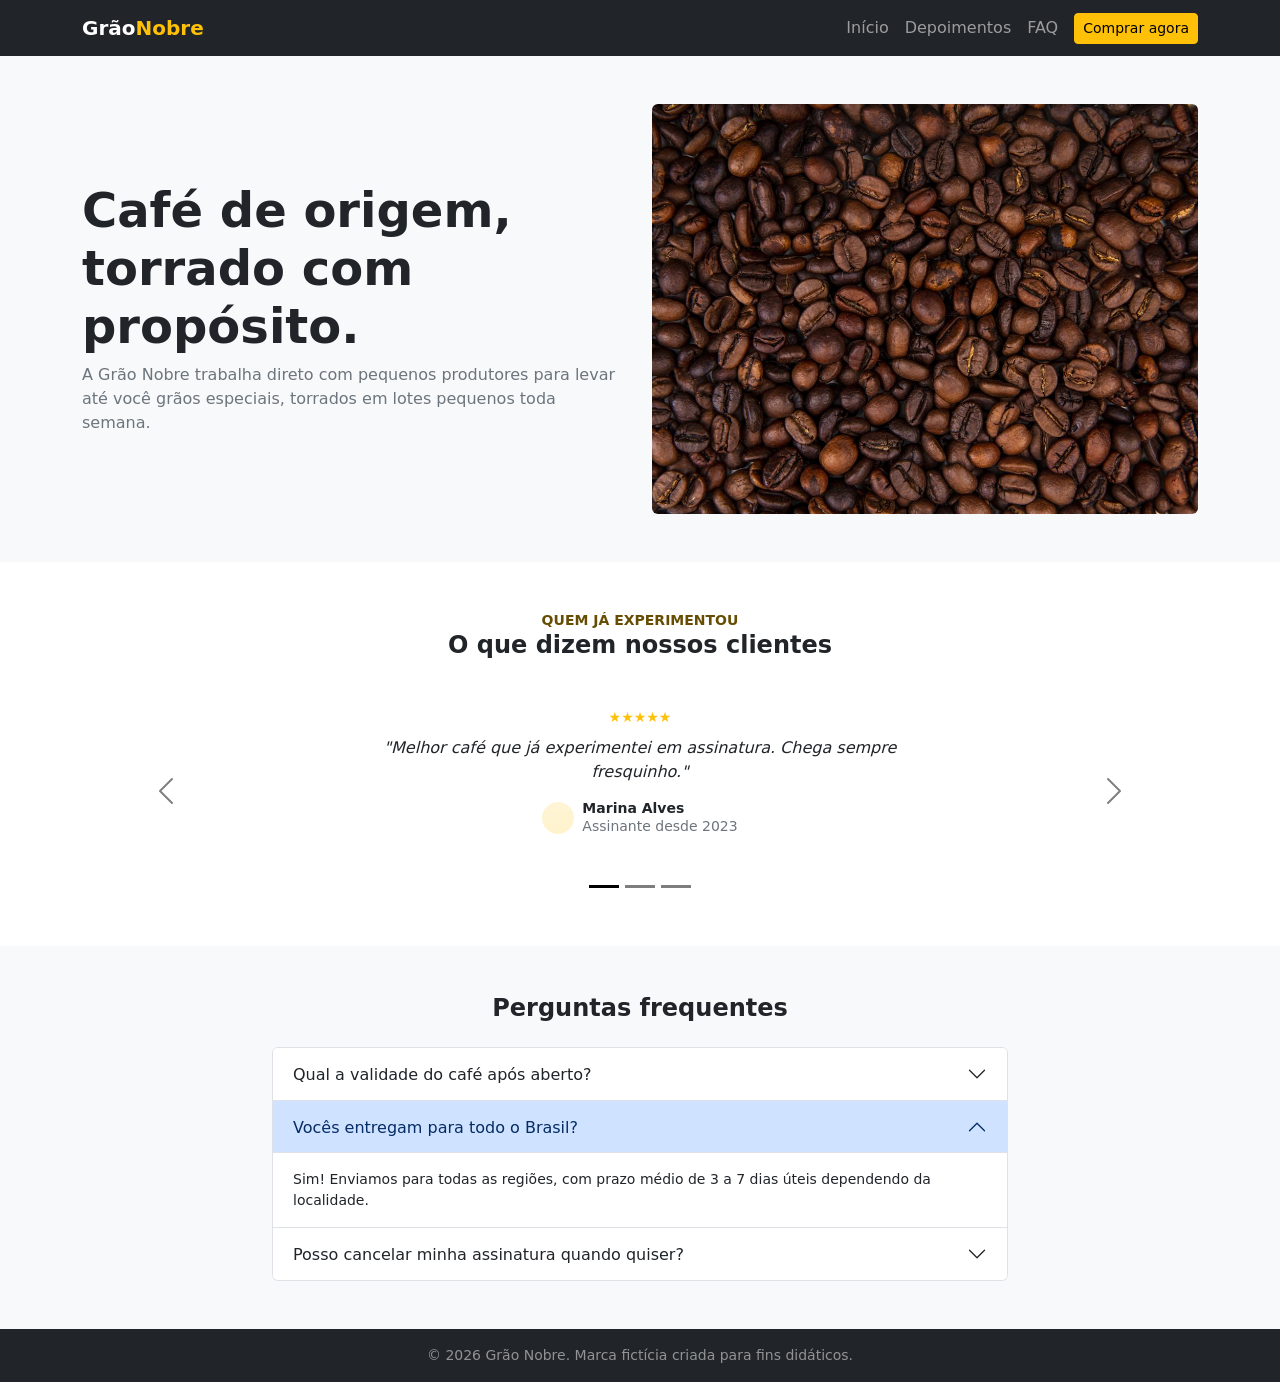
<file: projetos/bootstrap-grao-nobre/index.html>
<!DOCTYPE html>
<html lang="pt-BR">
<head>
    <meta charset="UTF-8">
    <meta name="viewport" content="width=device-width, initial-scale=1.0">
    <title>Grão Nobre</title>

    <link
        href="https://cdn.jsdelivr.net/npm/bootstrap@5.3.3/dist/css/bootstrap.min.css"
        rel="stylesheet"
    >
</head>
<body>

    <nav class="navbar navbar-expand-lg bg-dark navbar-dark">
        <div class="container">
            <a class="navbar-brand fw-bold" href="#inicio">Grão<span class="text-warning">Nobre</span></a>

            <button class="navbar-toggler" type="button" data-bs-toggle="collapse"
                    data-bs-target="#menuPrincipal" aria-controls="menuPrincipal"
                    aria-expanded="false" aria-label="Alternar navegação">
            <span class="navbar-toggler-icon"></span>
            </button>

            <div class="collapse navbar-collapse" id="menuPrincipal">
            <ul class="navbar-nav ms-auto align-items-lg-center">
                <li class="nav-item"><a class="nav-link" href="#inicio">Início</a></li>
                <li class="nav-item"><a class="nav-link" href="#depoimentos">Depoimentos</a></li>
                <li class="nav-item"><a class="nav-link" href="#faq">FAQ</a></li>
                <li class="nav-item ms-lg-2">
                <button class="btn btn-warning btn-sm" data-bs-toggle="modal" data-bs-target="#modalPedido">
                    Comprar agora
                </button>
                </li>
            </ul>
            </div>
        </div>
    </nav>

    <header id="inicio" class="bg-light py-5">
        <div class="container">
            <div class="row align-items-center g-4">
            <div class="col-lg-6">
                <h1 class="display-5 fw-bold">Café de origem,<br>torrado com propósito.</h1>
                <p class="lead fs-6 text-secondary mb-0">
                A Grão Nobre trabalha direto com pequenos produtores para levar até
                você grãos especiais, torrados em lotes pequenos toda semana.
                </p>
            </div>
            <div class="col-lg-6">
                <div class="ratio ratio-4x3">
                    <img src="assets/hero-cafe.jpg" class="rounded object-fit-cover" alt="Grãos de café torrados">
                </div>
            </div>
            </div>
        </div>
    </header>

        <section id="depoimentos" class="bg-white py-5">
          <div class="container">

            <div class="text-center mb-4">
            <div class="small fw-bold text-uppercase text-warning-emphasis">Quem já experimentou</div>
            <h2 class="fw-bold fs-4">O que dizem nossos clientes</h2>
            </div>

            <div id="carrosselDepoimentos" class="carousel carousel-dark slide" data-bs-ride="carousel">
            <div class="carousel-inner">

            <div class="carousel-item active">
            <div class="col-lg-6 mx-auto text-center py-4">
                <div class="text-warning small mb-2" aria-label="5 estrelas">★★★★★</div>
                <p class="fst-italic">"Melhor café que já experimentei em assinatura. Chega sempre fresquinho."</p>
                <div class="d-flex justify-content-center align-items-center gap-2">
                <div class="d-inline-block p-3 rounded-circle bg-warning-subtle bg-gradient"></div>
                <div class="text-start lh-sm">
                    <div class="fw-bold small">Marina Alves</div>
                    <div class="small text-secondary">Assinante desde 2023</div>
                </div>
                </div>
            </div>
            </div>

            <div class="carousel-item">
            <div class="col-lg-6 mx-auto text-center py-4">
                <div class="text-warning small mb-2" aria-label="5 estrelas">★★★★★</div>
                <p class="fst-italic">"O aroma é incrível e o sabor mudou minhas manhãs. Recomendo o kit de degustação."</p>
                <div class="d-flex justify-content-center align-items-center gap-2">
                <div class="d-inline-block p-3 rounded-circle bg-warning-subtle bg-gradient"></div>
                <div class="text-start lh-sm">
                    <div class="fw-bold small">Rafael Souza</div>
                    <div class="small text-secondary">Assinante desde 2024</div>
                </div>
                </div>
            </div>
            </div>

            <div class="carousel-item">
            <div class="col-lg-6 mx-auto text-center py-4">
                <div class="text-warning small mb-2" aria-label="5 estrelas">★★★★★</div>
                <p class="fst-italic">"Atendimento excelente e entrega rápida. Já indiquei para toda a família."</p>
                <div class="d-flex justify-content-center align-items-center gap-2">
                <div class="d-inline-block p-3 rounded-circle bg-warning-subtle bg-gradient"></div>
                <div class="text-start lh-sm">
                    <div class="fw-bold small">Camila Ferreira</div>
                    <div class="small text-secondary">Assinante desde 2022</div>
                </div>
                </div>
            </div>
            </div>

        </div>

        <button class="carousel-control-prev" type="button" data-bs-target="#carrosselDepoimentos" data-bs-slide="prev">
            <span class="carousel-control-prev-icon" aria-hidden="true"></span>
            <span class="visually-hidden">Anterior</span>
        </button>
        <button class="carousel-control-next" type="button" data-bs-target="#carrosselDepoimentos" data-bs-slide="next">
            <span class="carousel-control-next-icon" aria-hidden="true"></span>
            <span class="visually-hidden">Próximo</span>
        </button>

        <div class="carousel-indicators position-static mt-3 mb-0">
            <button type="button" data-bs-target="#carrosselDepoimentos" data-bs-slide-to="0" class="active" aria-current="true" aria-label="Depoimento 1"></button>
            <button type="button" data-bs-target="#carrosselDepoimentos" data-bs-slide-to="1" aria-label="Depoimento 2"></button>
            <button type="button" data-bs-target="#carrosselDepoimentos" data-bs-slide-to="2" aria-label="Depoimento 3"></button>
        </div>
        </div>
    </div>
    </section>
    
    <section id="faq" class="bg-light py-5">
        <div class="container">
            <h2 class="fw-bold fs-4 text-center mb-4">Perguntas frequentes</h2>

            <div class="row justify-content-center">
            <div class="col-lg-8">
                <div class="accordion small" id="accordionFaq">

                <div class="accordion-item">
                    <h3 class="accordion-header">
                    <button class="accordion-button collapsed" type="button" data-bs-toggle="collapse" data-bs-target="#faq1" aria-expanded="false" aria-controls="faq1">
                        Qual a validade do café após aberto?
                    </button>
                    </h3>
                    <div id="faq1" class="accordion-collapse collapse" data-bs-parent="#accordionFaq">
                    <div class="accordion-body">
                        Recomendamos consumir em até 30 dias após abrir, mantendo o pacote bem fechado, longe de luz e umidade.
                    </div>
                    </div>
                </div>

                <div class="accordion-item">
                    <h3 class="accordion-header">
                    <button class="accordion-button" type="button" data-bs-toggle="collapse" data-bs-target="#faq2" aria-expanded="true" aria-controls="faq2">
                        Vocês entregam para todo o Brasil?
                    </button>
                    </h3>
                    <div id="faq2" class="accordion-collapse collapse show" data-bs-parent="#accordionFaq">
                    <div class="accordion-body">
                        Sim! Enviamos para todas as regiões, com prazo médio de 3 a 7 dias úteis dependendo da localidade.
                    </div>
                    </div>
                </div>

                <div class="accordion-item">
                    <h3 class="accordion-header">
                    <button class="accordion-button collapsed" type="button" data-bs-toggle="collapse" data-bs-target="#faq3" aria-expanded="false" aria-controls="faq3">
                        Posso cancelar minha assinatura quando quiser?
                    </button>
                    </h3>
                    <div id="faq3" class="accordion-collapse collapse" data-bs-parent="#accordionFaq">
                    <div class="accordion-body">
                        Pode sim. O cancelamento é feito direto na sua conta, sem multa e sem burocracia.
                    </div>
                    </div>
                </div>

                </div>
            </div>
            </div>
        </div>
    </section>

    <footer class="bg-dark text-white-50 text-center py-3 small">
       © 2026 Grão Nobre. Marca fictícia criada para fins didáticos.
    </footer>

    <div class="modal fade" id="modalPedido" tabindex="-1" aria-labelledby="modalPedidoLabel" aria-hidden="true">
        <div class="modal-dialog">
            <div class="modal-content">
            <div class="modal-header">
                <h5 class="modal-title" id="modalPedidoLabel">Faça seu pedido:</h5>
                <button type="button" class="btn-close" data-bs-dismiss="modal" aria-label="Fechar"></button>
            </div>

            <div class="modal-body">
                <div class="form-check mb-3">
                <input class="form-check-input" type="checkbox" id="item1">
                <label class="form-check-label" for="item1">Kit de degustação</label>
                </div>
                <div class="form-check mb-3">
                <input class="form-check-input" type="checkbox" id="item2">
                <label class="form-check-label" for="item2">1 pacote de 250g</label>
                </div>
                <div class="form-check mb-2">
                <input class="form-check-input" type="checkbox" id="item3">
                <label class="form-check-label" for="item3">5 pacotes de 250g</label>
                </div>
            </div>

            <div class="modal-footer">
                <button type="button" class="btn btn-primary">Ir para o carrinho</button>
            </div>
            </div>
        </div>
    </div>


    <script src="https://cdn.jsdelivr.net/npm/bootstrap@5.3.3/dist/js/bootstrap.bundle.min.js"></script>
</body>
</html>
</file>
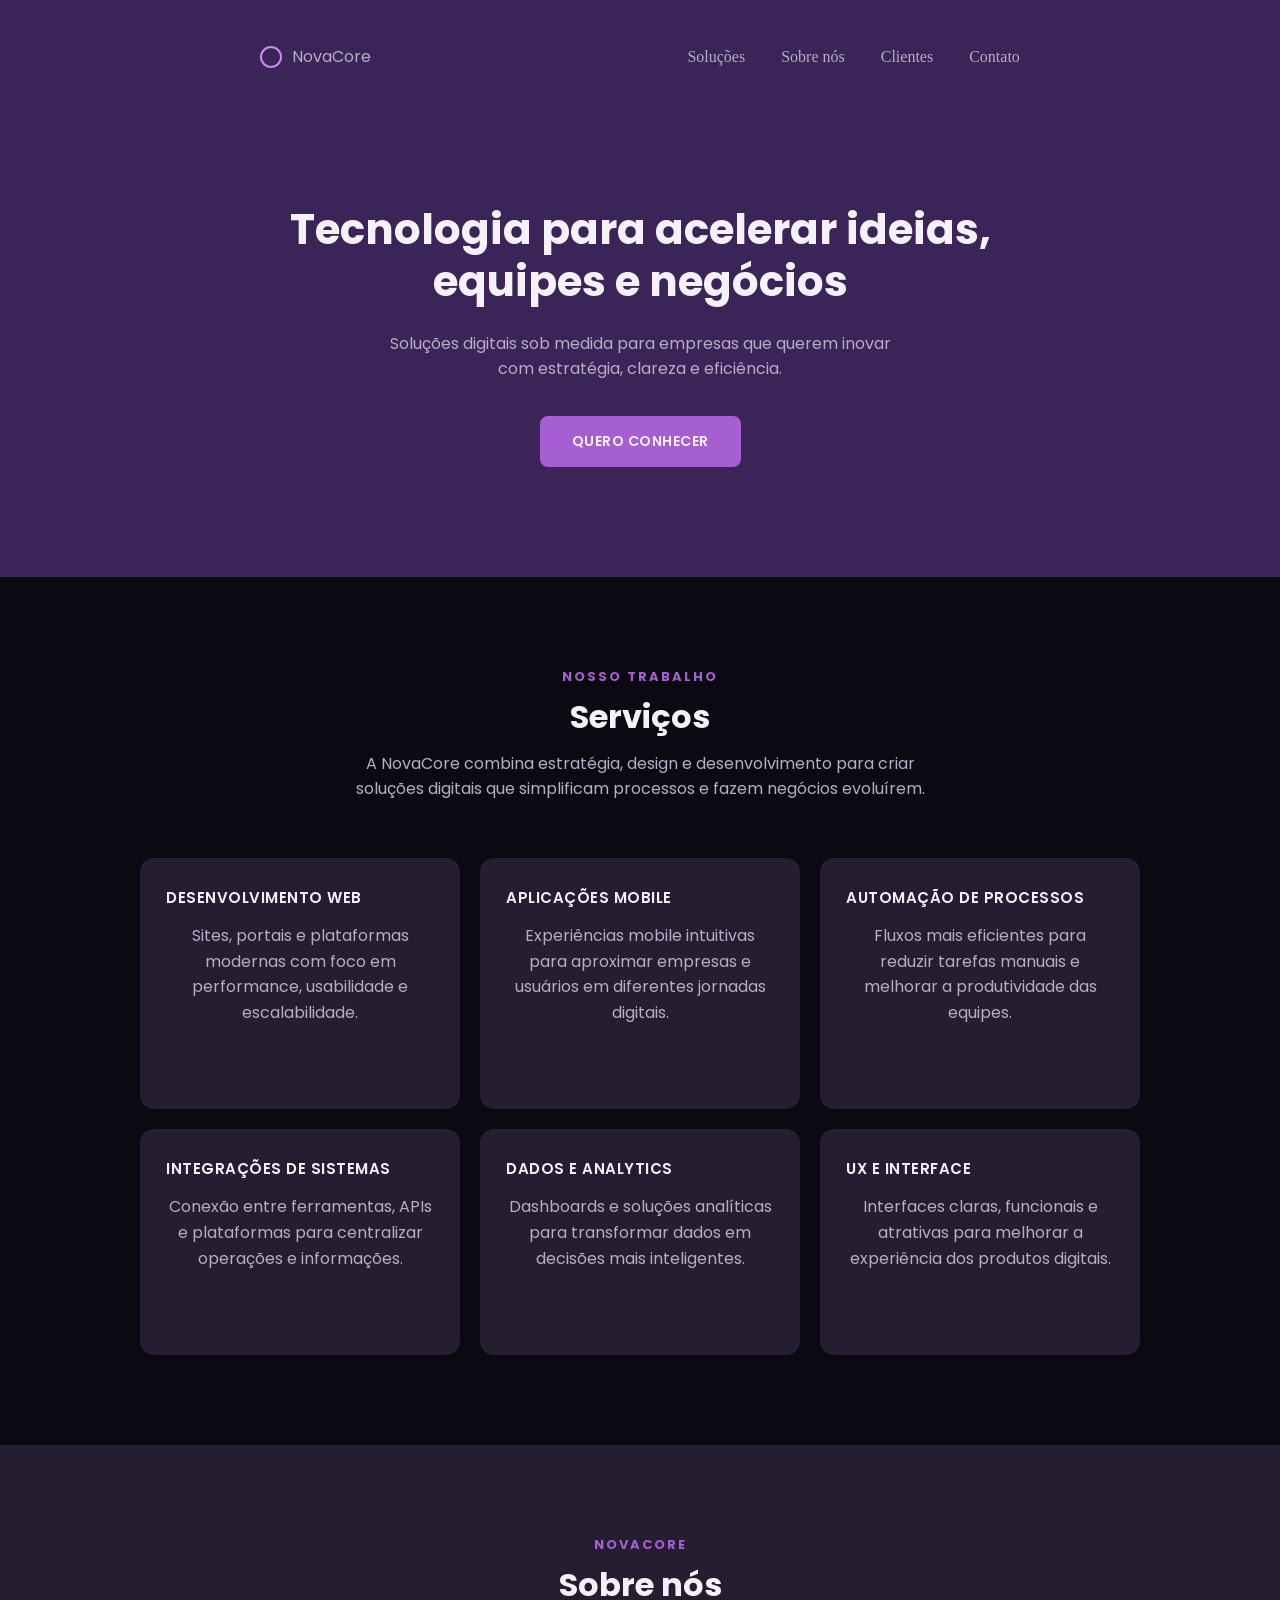
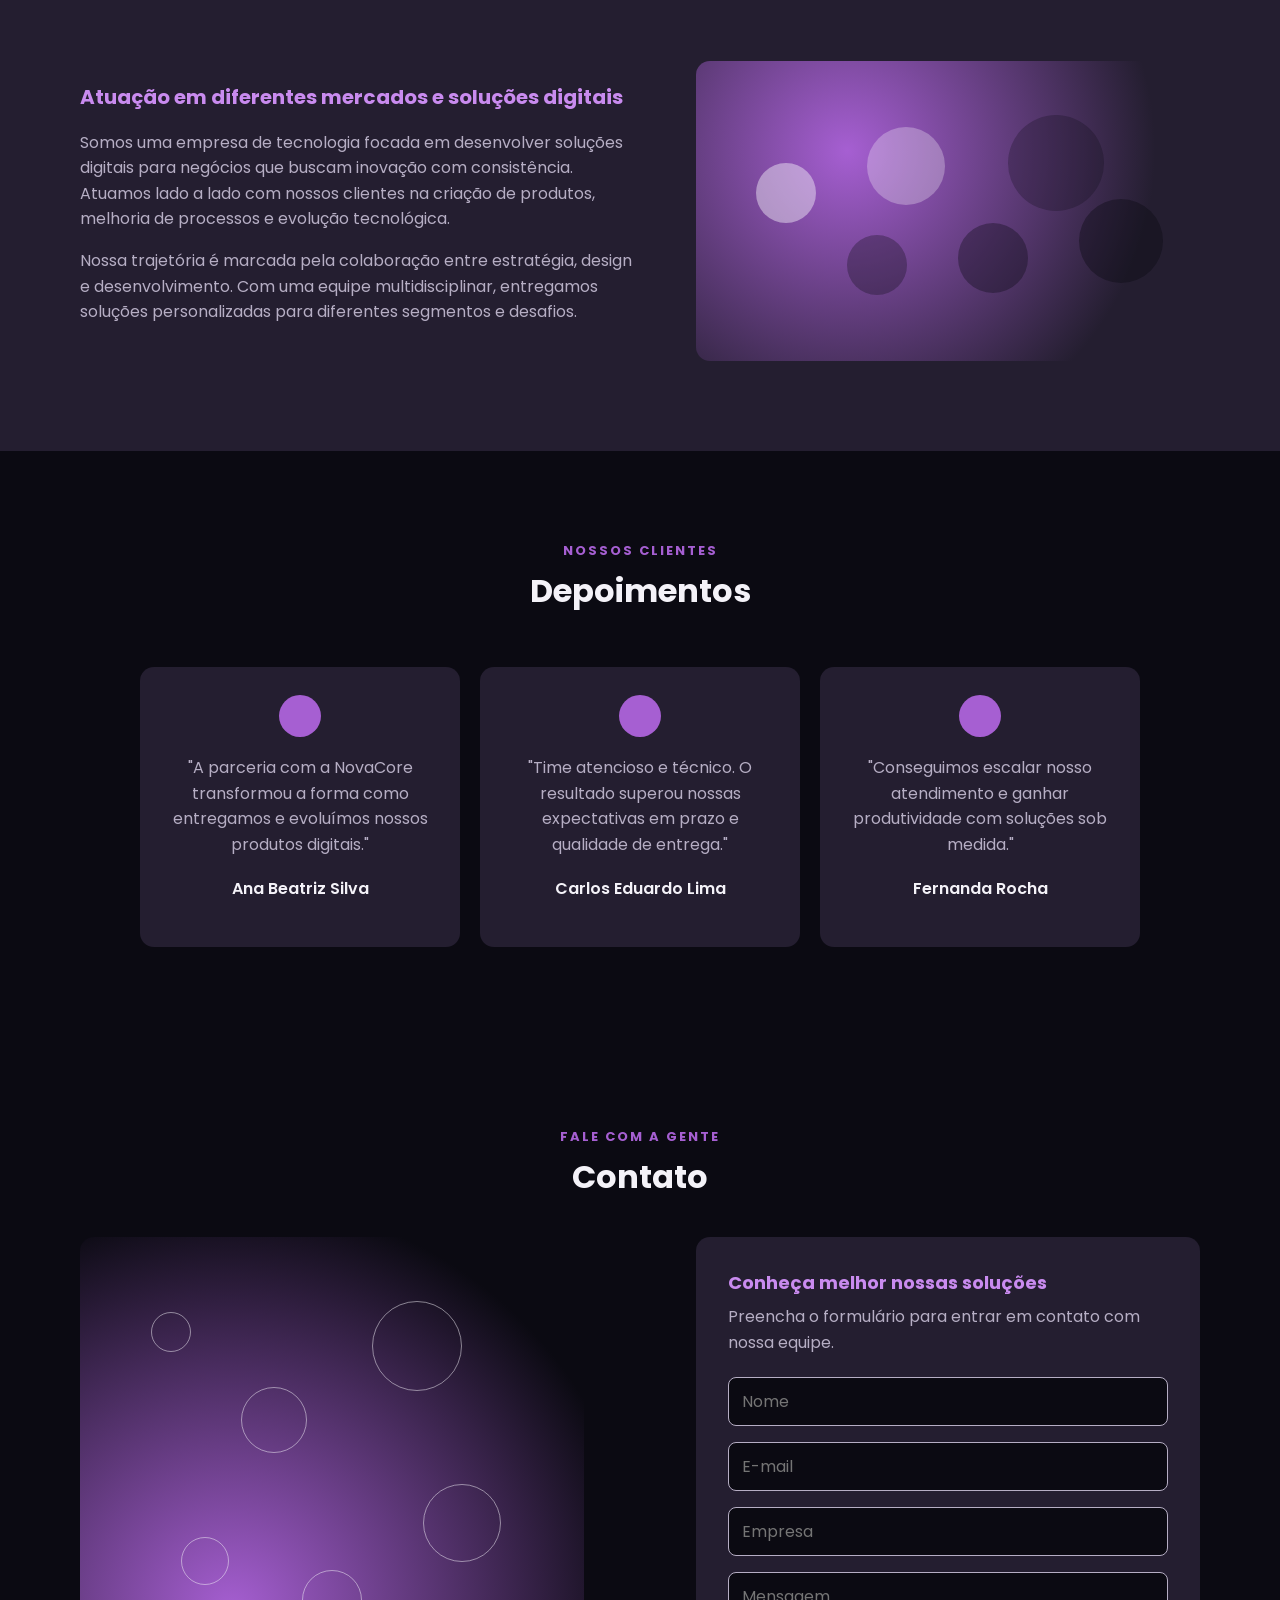
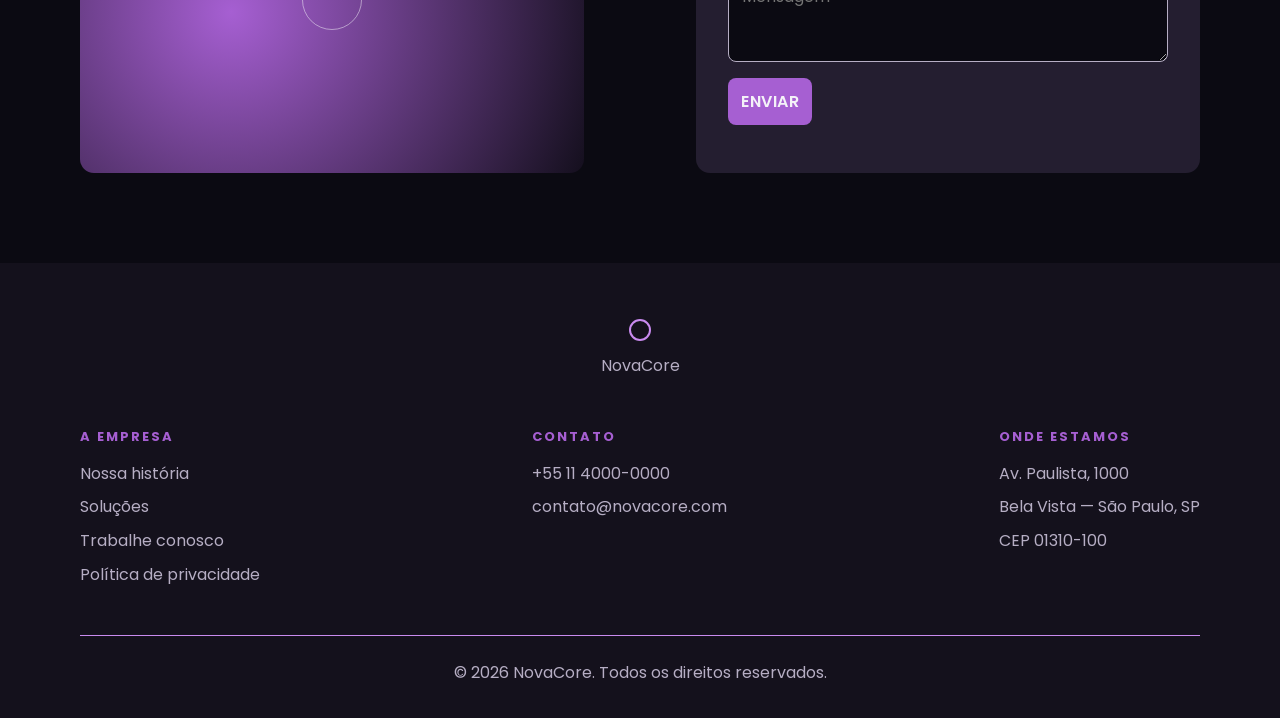
<file: projetos/revisao-novacore/index.html>
<!DOCTYPE html>
<html lang="pt-br">
<head>
    <meta charset="UTF-8">
    <meta name="viewport" content="width=device-width, initial-scale=1.0">
    <link rel="stylesheet" href="./css/style.css">
    <title>NovaCore</title>
</head>
<body>

    <header>
        <nav>
            <div class="flex">
                <div class="logo flex">
                    <div class="circulo"></div>
                    <span class="text">NovaCore</span>
                </div>

                <ul class="flex">
                    <li><a href="#servicos" class="menu-item">Soluções</a></li>
                    <li><a href="#sobre" class="menu-item">Sobre nós</a></li>
                    <li><a href="#clientes" class="menu-item">Clientes</a></li>
                    <li><a href="#contato" class="menu-item">Contato</a></li>
                </ul>
            </div>
        </nav>
    </header>

    <main>
        <section class="inicio" id="inicio">
            <h1 class="title">Tecnologia para acelerar ideias, equipes e negócios</h1>
            <p class="text">Soluções digitais sob medida para empresas que querem inovar com estratégia, clareza e eficiência.</p>

            <a href="#contato" class="btn">Quero conhecer</a>
        </section>

        <section class="servicos" id="servicos">
            <div class="cabecalho-secao">
                <div class="subtitulo">Nosso trabalho</div>
                <h2 class="title">Serviços</h2>
                <p class="text">A NovaCore combina estratégia, design e desenvolvimento para criar soluções digitais que simplificam processos e fazem negócios evoluírem.</p>
            </div>

            <div class="cards-servicos">
                <div class="card-servico">
                    <h3>Desenvolvimento Web</h3>
                    <p class="text">Sites, portais e plataformas modernas com foco em performance, usabilidade e escalabilidade.</p>
                </div>
                <div class="card-servico">
                    <h3>Aplicações Mobile</h3>
                    <p class="text">Experiências mobile intuitivas para aproximar empresas e usuários em diferentes jornadas digitais.</p>
                </div>
                <div class="card-servico">
                    <h3>Automação de Processos</h3>
                    <p class="text">Fluxos mais eficientes para reduzir tarefas manuais e melhorar a produtividade das equipes.</p>
                </div>
                <div class="card-servico">
                    <h3>Integrações de Sistemas</h3>
                    <p class="text">Conexão entre ferramentas, APIs e plataformas para centralizar operações e informações.</p>
                </div>
                <div class="card-servico">
                    <h3>Dados e Analytics</h3>
                    <p class="text">Dashboards e soluções analíticas para transformar dados em decisões mais inteligentes.</p>
                </div>
                <div class="card-servico">
                    <h3>UX e Interface</h3>
                    <p class="text">Interfaces claras, funcionais e atrativas para melhorar a experiência dos produtos digitais.</p>
                </div>
            </div>
        </section>

        <section class="sobre" id="sobre">
            <div class="cabecalho-secao">
                <div class="subtitulo">NovaCore</div>
                <h2 class="title">Sobre nós</h2>
            </div>

            <div class="conteudo-sobre">
                <div class="texto-sobre">
                    <h3>Atuação em diferentes mercados e soluções digitais</h3>
                    <p class="text">Somos uma empresa de tecnologia focada em desenvolver soluções digitais para negócios que buscam inovação com consistência. Atuamos lado a lado com nossos clientes na criação de produtos, melhoria de processos e evolução tecnológica.</p>
                    <p class="text">Nossa trajetória é marcada pela colaboração entre estratégia, design e desenvolvimento. Com uma equipe multidisciplinar, entregamos soluções personalizadas para diferentes segmentos e desafios.</p>
                </div>

                <div class="ilustracao-sobre">
                    <span class="bolha bolha-1"></span>
                    <span class="bolha bolha-2"></span>
                    <span class="bolha bolha-3"></span>
                    <span class="bolha bolha-4"></span>
                    <span class="bolha bolha-5"></span>
                    <span class="bolha bolha-6"></span>
                </div>
            </div>
        </section>

        <section class="clientes" id="clientes">
            <div class="subtitulo">Nossos clientes</div>
            <h2 class="title">Depoimentos</h2>

            <div class="cards-depoimentos">
                <div class="card-depoimento">
                    <div class="circulo"></div>
                    <p class="text">"A parceria com a NovaCore transformou a forma como entregamos e evoluímos nossos produtos digitais."</p>
                    <h6 class="text">Ana Beatriz Silva</h6>
                </div>
                <div class="card-depoimento">
                    <div class="circulo"></div>
                    <p class="text">"Time atencioso e técnico. O resultado superou nossas expectativas em prazo e qualidade de entrega."</p>
                    <h6 class="text">Carlos Eduardo Lima</h6>
                </div>
                <div class="card-depoimento">
                    <div class="circulo"></div>
                    <p class="text">"Conseguimos escalar nosso atendimento e ganhar produtividade com soluções sob medida."</p>
                    <h6 class="text">Fernanda Rocha</h6>
                </div>
            </div>
        </section>

        <section class="contato" id="contato">
            <div class="cabecalho-secao">
                <div class="subtitulo">Fale com a gente</div>
                <h2 class="title">Contato</h2>
            </div>

            <div class="conteudo-contato">
                <div class="ilustracao-contato">
                    <span class="bolha-contorno contorno-1"></span>
                    <span class="bolha-contorno contorno-2"></span>
                    <span class="bolha-contorno contorno-3"></span>
                    <span class="bolha-contorno contorno-4"></span>
                    <span class="bolha-contorno contorno-5"></span>
                    <span class="bolha-contorno contorno-6"></span>
                </div>

                <form action="">
                    <h3>Conheça melhor nossas soluções</h3>
                    <p class="text">Preencha o formulário para entrar em contato com nossa equipe.</p>

                    <input required type="text" placeholder="Nome">
                    <input required type="email" placeholder="E-mail">
                    <input type="text" placeholder="Empresa">
                    <textarea placeholder="Mensagem"></textarea>

                    <input type="submit" value="Enviar">
                </form>
            </div>
        </section>
    </main>

    <footer class="rodape">
        <div class="rodape-topo">
            <div class="logo flex">
                <div class="circulo"></div>
                <span class="text">NovaCore</span>
            </div>

            <div class="rodape-colunas">
                <div class="rodape-coluna">
                    <h4 class="subtitulo">A empresa</h4>
                    <ul>
                        <li><a href="#" class="text">Nossa história</a></li>
                        <li><a href="#" class="text">Soluções</a></li>
                        <li><a href="#" class="text">Trabalhe conosco</a></li>
                        <li><a href="#" class="text">Política de privacidade</a></li>
                    </ul>
                </div>

                <div class="rodape-coluna">
                    <h4 class="subtitulo">Contato</h4>
                    <p class="text">+55 11 4000-0000</p>
                    <p class="text">contato@novacore.com</p>
                </div>

                <div class="rodape-coluna">
                    <h4 class="subtitulo">Onde estamos</h4>
                    <p class="text">Av. Paulista, 1000</p>
                    <p class="text">Bela Vista — São Paulo, SP</p>
                    <p class="text">CEP 01310-100</p>
                </div>
            </div>
        </div>

        <hr class="rodape-linha">

        <p class="text rodape-copyright">&copy; 2026 NovaCore. Todos os direitos reservados.</p>
    </footer>

</body>
</html>
</file>
<file: projetos/revisao-novacore/css/style.css>
@import url('https://fonts.googleapis.com/css2?family=Poppins:wght@400;500;600;700&display=swap');

* {
    margin: 0;
    padding: 0;
    box-sizing: border-box;
}

html {
    scroll-behavior: smooth;
}

body {
    background-color: #0B0A12;
}

ul {
    list-style: none;
}

a {
    text-decoration: none;
}

.title {
    color: #F4F2F8;
    font-family: 'Poppins', Arial, sans-serif;
    font-size: 32px;
    font-weight: 700;
    line-height: 1.25;
}

.text {
    font-family: 'Poppins', Arial, sans-serif;
    font-size: 16px;
    font-weight: 400;
    line-height: 1.6;
    color: #B6AEC4;
}

.flex {
    display: flex;
    gap: 20px;
}

.btn {
    background-color: #A65FD2;
    color: #F4F2F8;
    font-family: 'Poppins', Arial, sans-serif;
    font-size: 14px;
    font-weight: 600;
    letter-spacing: 0.5px;
    text-transform: uppercase;
    border: 2px solid #A65FD2;
    border-radius: 8px;
    padding: 13px 30px;
    cursor: pointer;
    outline: none;
    display: inline-block;
    text-decoration: none;
    transition: all 0.3s ease;
}

.btn:hover {
    background-color: #C98BEF;
    border-color: #C98BEF;
}

.circulo {
    width: 22px;
    height: 22px;
    border-radius: 50%;
    border: 2px solid #C98BEF;
}

.subtitulo {
    display: block;
    font-family: 'Poppins', Arial, sans-serif;
    font-size: 13px;
    font-weight: 700;
    letter-spacing: 2px;
    text-transform: uppercase;
    color: #A65FD2;
    margin-bottom: 10px;
}

.cabecalho-secao {
    text-align: center;
    margin-bottom: 56px;
}

.cabecalho-secao .title {
    margin-bottom: 0;
}


/* header */

header {
    background-color: #3B2458;
}

nav .flex {
    justify-content: space-between;
    align-items: center;
    padding: 22px 32px;
    max-width: 1120px;
    margin: 0 auto;
}

nav .logo {
    align-items: center;
    gap: 10px;
}

nav ul.flex {
    gap: 36px;
}

.menu-item {
    color: #B6AEC4;
    transition: all .3s ease;
}

.menu-item:hover {
    color: #F4F2F8;
}


/* inicio */

.inicio {
    background-color: #3B2458;
    display: flex;
    flex-direction: column;
    align-items: center;
    text-align: center;
    padding: 90px 32px 110px;
}

.inicio .title {
    font-size: 42px;
    max-width: 720px;
    margin-bottom: 22px;
}

.inicio .text {
    max-width: 520px;
    margin-bottom: 34px;
}


/* serviços*/

.servicos {
    background-color: #0B0A12;
    text-align: center;
    padding: 90px 32px;
}

.servicos .subtitulo {
    text-align: center;
}

.servicos .title {
    text-align: center;
}

.servicos .text {
    text-align: center;
    max-width: 620px;
    margin: 14px auto 56px;
}

.cards-servicos {
    display: flex;
    flex-wrap: wrap;
    gap: 20px;
    max-width: 1120px;
    margin: 0 auto;
    justify-content: center;
}

.card-servico {
    background-color: #241E30;
    border-radius: 14px;
    padding: 28px 26px;
    width: 320px;
    text-align: left;
}

.card-servico h3 {
    font-family: 'Poppins', Arial, sans-serif;
    font-size: 15px;
    font-weight: 600;
    letter-spacing: 0.5px;
    text-transform: uppercase;
    color: #F4F2F8;
    margin-bottom: 12px;
}


/* sobre nós */

.sobre {
    background-color: #241E30;
    padding: 90px 32px;
}

.sobre .cabecalho-secao {
    max-width: 1120px;
    margin: 0 auto 56px;
}

.conteudo-sobre {
    display: flex;
    gap: 20px;
    align-items: center;
    justify-content: space-between;
    max-width: 1120px;
    margin: 0 auto;
}

.texto-sobre {
    width: 50%;
}

.texto-sobre h3 {
    font-family: 'Poppins', Arial, sans-serif;
    font-size: 20px;
    font-weight: 700;
    color: #C98BEF;
    margin-bottom: 18px;
}

.texto-sobre .text {
    margin-bottom: 16px;
}

.ilustracao-sobre {
    width: 45%;
    height: 300px;
    border-radius: 14px;
    position: relative;
    overflow: hidden;
    background-color: #A65FD2;
    background-image: radial-gradient(circle at 30% 30%, #A65FD2, #241E30 75%);
}

.ilustracao-sobre .bolha {
    position: absolute;
    border-radius: 50%;
    background-color: rgba(244, 242, 248, 0.35);
}

.ilustracao-sobre .bolha-1 { width: 60px; height: 60px; top: 34%; left: 12%; background-color: rgba(244, 242, 248, 0.45); }
.ilustracao-sobre .bolha-2 { width: 78px; height: 78px; top: 22%; left: 34%; background-color: rgba(244, 242, 248, 0.3); }
.ilustracao-sobre .bolha-3 { width: 96px; height: 96px; top: 18%; left: 62%; background-color: rgba(11, 10, 18, 0.25); }
.ilustracao-sobre .bolha-4 { width: 60px; height: 60px; top: 58%; left: 30%; background-color: rgba(11, 10, 18, 0.3); }
.ilustracao-sobre .bolha-5 { width: 70px; height: 70px; top: 54%; left: 52%; background-color: rgba(11, 10, 18, 0.35); }
.ilustracao-sobre .bolha-6 { width: 84px; height: 84px; top: 46%; left: 76%; background-color: rgba(11, 10, 18, 0.4); }


/* depoimentos */

.clientes {
    background-color: #0B0A12;
    text-align: center;
    padding: 90px 32px;
}

.clientes .subtitulo {
    text-align: center;
}

.clientes .title {
    text-align: center;
    margin-bottom: 56px;
}

.cards-depoimentos {
    display: flex;
    flex-wrap: wrap;
    gap: 20px;
    max-width: 1120px;
    margin: 0 auto;
    justify-content: center;
}

.card-depoimento {
    background-color: #241E30;
    border-radius: 14px;
    padding: 28px 26px;
    width: 320px;
    text-align: center;
}

.card-depoimento .circulo {
    width: 42px;
    height: 42px;
    background-color: #A65FD2;
    border: none;
    margin: 0 auto 18px;
}

.card-depoimento .text {
    margin-bottom: 18px;
}

.card-depoimento h6.text {
    font-weight: 600;
    color: #F4F2F8;
}


/* contato */

.contato {
    background-color: #0B0A12;
    padding: 90px 32px;
}

.contato .cabecalho-secao {
    max-width: 1120px;
    margin: 0 auto 40px;
}

.conteudo-contato {
    display: flex;
    gap: 20px;
    align-items: stretch;
    justify-content: space-between;
    max-width: 1120px;
    margin: 0 auto;
}

.ilustracao-contato {
    width: 45%;
    border-radius: 14px;
    position: relative;
    overflow: hidden;
    background-color: #A65FD2;
    background-image: radial-gradient(circle at 30% 70%, #A65FD2, #0B0A12 80%);
}

.ilustracao-contato .bolha-contorno {
    position: absolute;
    border-radius: 50%;
    border: 1.5px solid rgba(244, 242, 248, 0.5);
}

.ilustracao-contato .contorno-1 { width: 40px; height: 40px; top: 14%; left: 14%; }
.ilustracao-contato .contorno-2 { width: 66px; height: 66px; top: 28%; left: 32%; }
.ilustracao-contato .contorno-3 { width: 90px; height: 90px; top: 12%; left: 58%; }
.ilustracao-contato .contorno-4 { width: 48px; height: 48px; top: 56%; left: 20%; }
.ilustracao-contato .contorno-5 { width: 60px; height: 60px; top: 62%; left: 44%; }
.ilustracao-contato .contorno-6 { width: 78px; height: 78px; top: 46%; left: 68%; }

.contato form {
    width: 45%;
    background-color: #241E30;
    border-radius: 14px;
    padding: 32px;
}

.contato form h3 {
    font-family: 'Poppins', Arial, sans-serif;
    font-size: 18px;
    font-weight: 700;
    color: #C98BEF;
    margin-bottom: 8px;
}

.contato form .text {
    margin-bottom: 22px;
}

.contato input,
.contato textarea {
    width: 100%;
    background-color: #0B0A12;
    border: 1px solid #B6AEC4;
    border-radius: 8px;
    padding: 11px 13px;
    color: #F4F2F8;
    font-family: 'Poppins', Arial, sans-serif;
    font-size: 16px;
    margin-bottom: 16px;
    display: block;
}

.contato textarea {
    height: 90px;
}

.contato input[type="submit"] {
    background-color: #A65FD2;
    border: none;
    font-weight: 600;
    letter-spacing: 0.5px;
    text-transform: uppercase;
    cursor: pointer;
    width: auto;
}

.contato input[type="submit"]:hover {
    background-color: #C98BEF;
}


/* footer */

.rodape {
    background-color: #14111C;
    padding: 56px 32px 32px;
}

.rodape-topo {
    display: flex;
    flex-direction: column;
    align-items: center;
    gap: 48px;
    max-width: 1120px;
    margin: 0 auto 40px;
}

.rodape .logo {
    flex-direction: column;
    align-items: center;
    gap: 12px;
    text-align: center;
}

.rodape-colunas {
    display: flex;
    justify-content: space-between;
    width: 100%;
    gap: 32px;
}

.rodape-coluna {
    text-align: left;
}

.rodape-coluna .subtitulo {
    color: #A65FD2;
    margin-bottom: 14px;
}

.rodape-coluna ul li {
    margin-bottom: 8px;
}

.rodape-coluna a.text,
.rodape-coluna p.text {
    display: block;
    margin-bottom: 8px;
    transition: color 0.3s ease;
}

.rodape-coluna a.text:hover {
    color: #F4F2F8;
}

.rodape-linha {
    border: none;
    border-top: 1px solid #C98BEF;
    max-width: 1120px;
    margin: 0 auto 24px;
}

.rodape-copyright {
    text-align: center;
    margin-bottom: 0;
}


/* responsividade */

@media (max-width: 700px) {
    nav .flex {
        flex-direction: column;
        gap: 16px;
        padding: 22px;
    }

    .inicio {
        padding: 60px 22px 70px;
    }

    .inicio .title {
        font-size: 30px;
    }

    .servicos {
        padding: 60px 22px;
    }

    .card-servico {
        width: 100%;
    }

    .sobre {
        padding: 60px 22px;
    }

    .conteudo-sobre {
        flex-direction: column;
    }

    .texto-sobre {
        width: 100%;
    }

    .ilustracao-sobre {
        width: 100%;
        height: 220px;
    }

    .clientes {
        padding: 60px 22px;
    }

    .card-depoimento {
        width: 100%;
    }

    .contato {
        padding: 60px 22px;
    }

    .conteudo-contato {
        flex-direction: column;
    }

    .ilustracao-contato {
        width: 100%;
        height: 200px;
    }

    .contato form {
        width: 100%;
    }

    .rodape-topo {
        gap: 32px;
    }

    .rodape-colunas {
        flex-direction: column;
        align-items: center;
        gap: 28px;
    }

    .rodape-coluna {
        text-align: center;
    }
}
</file>
